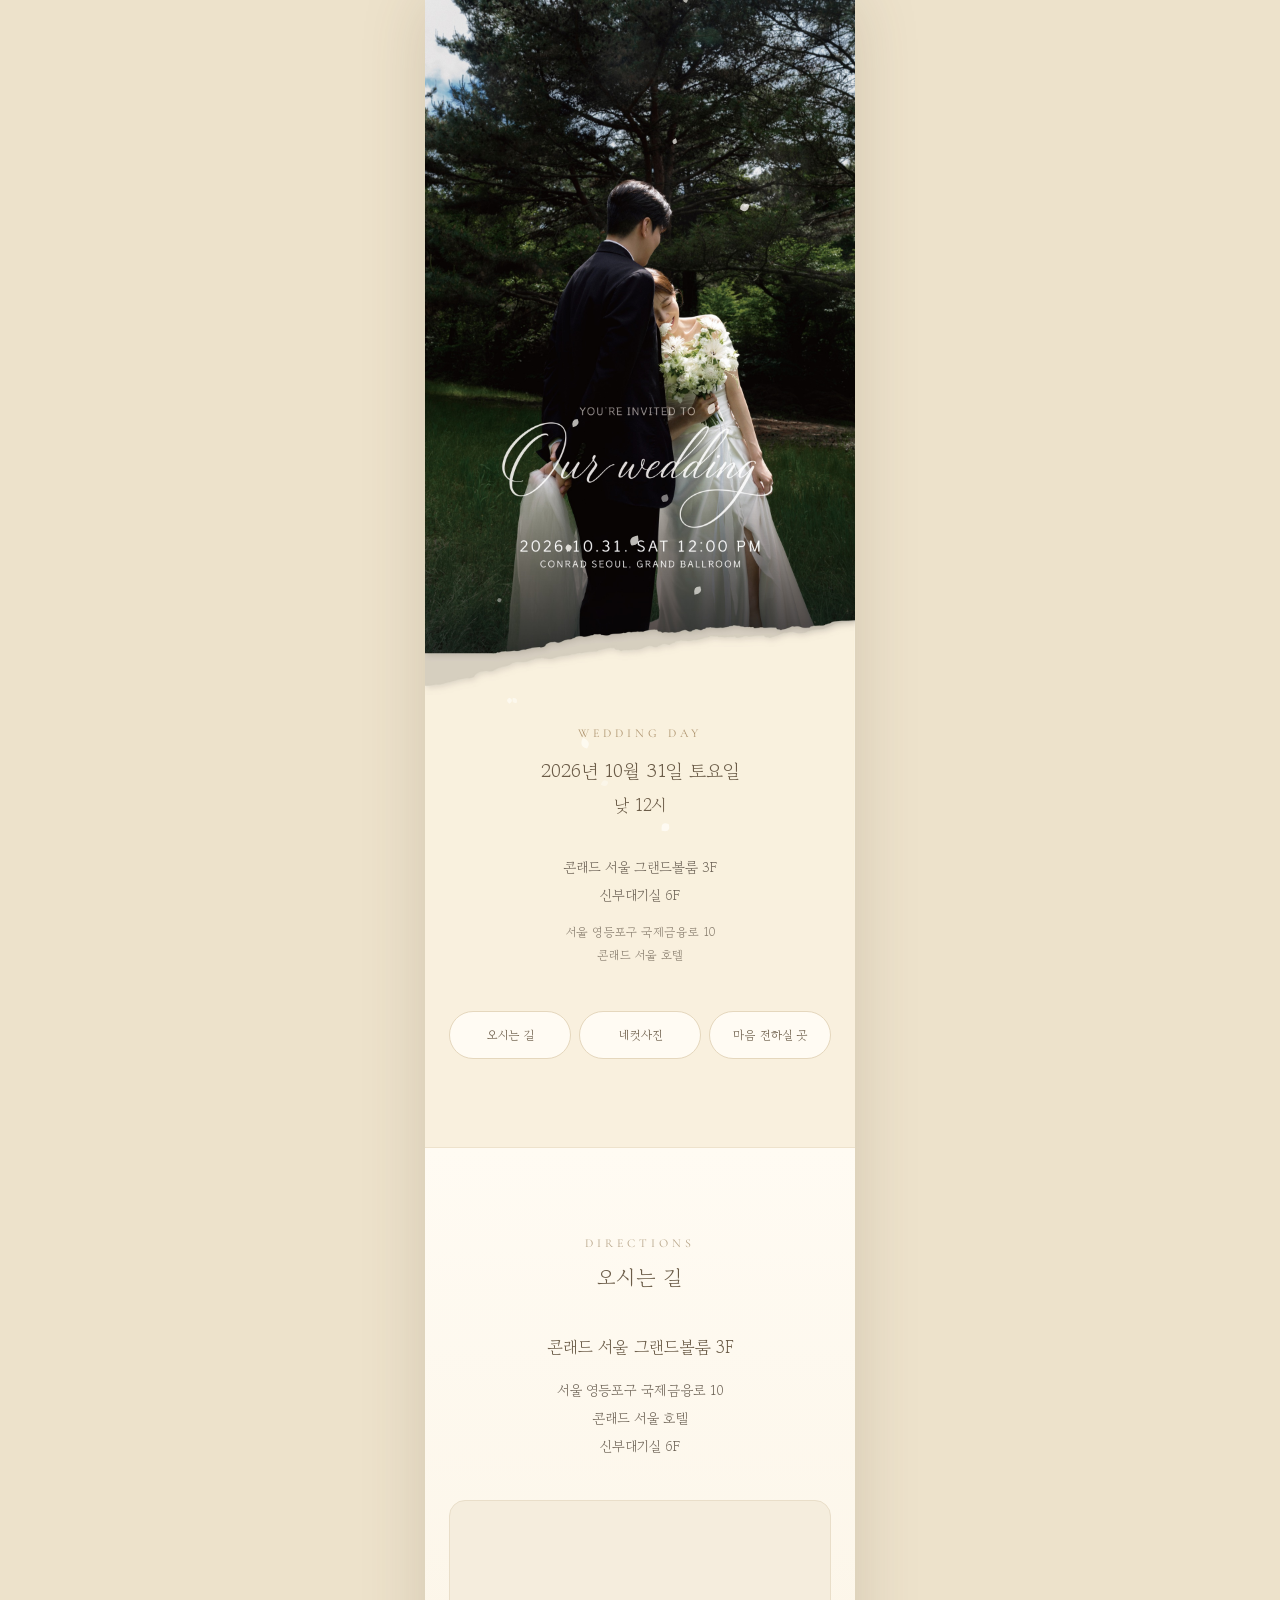
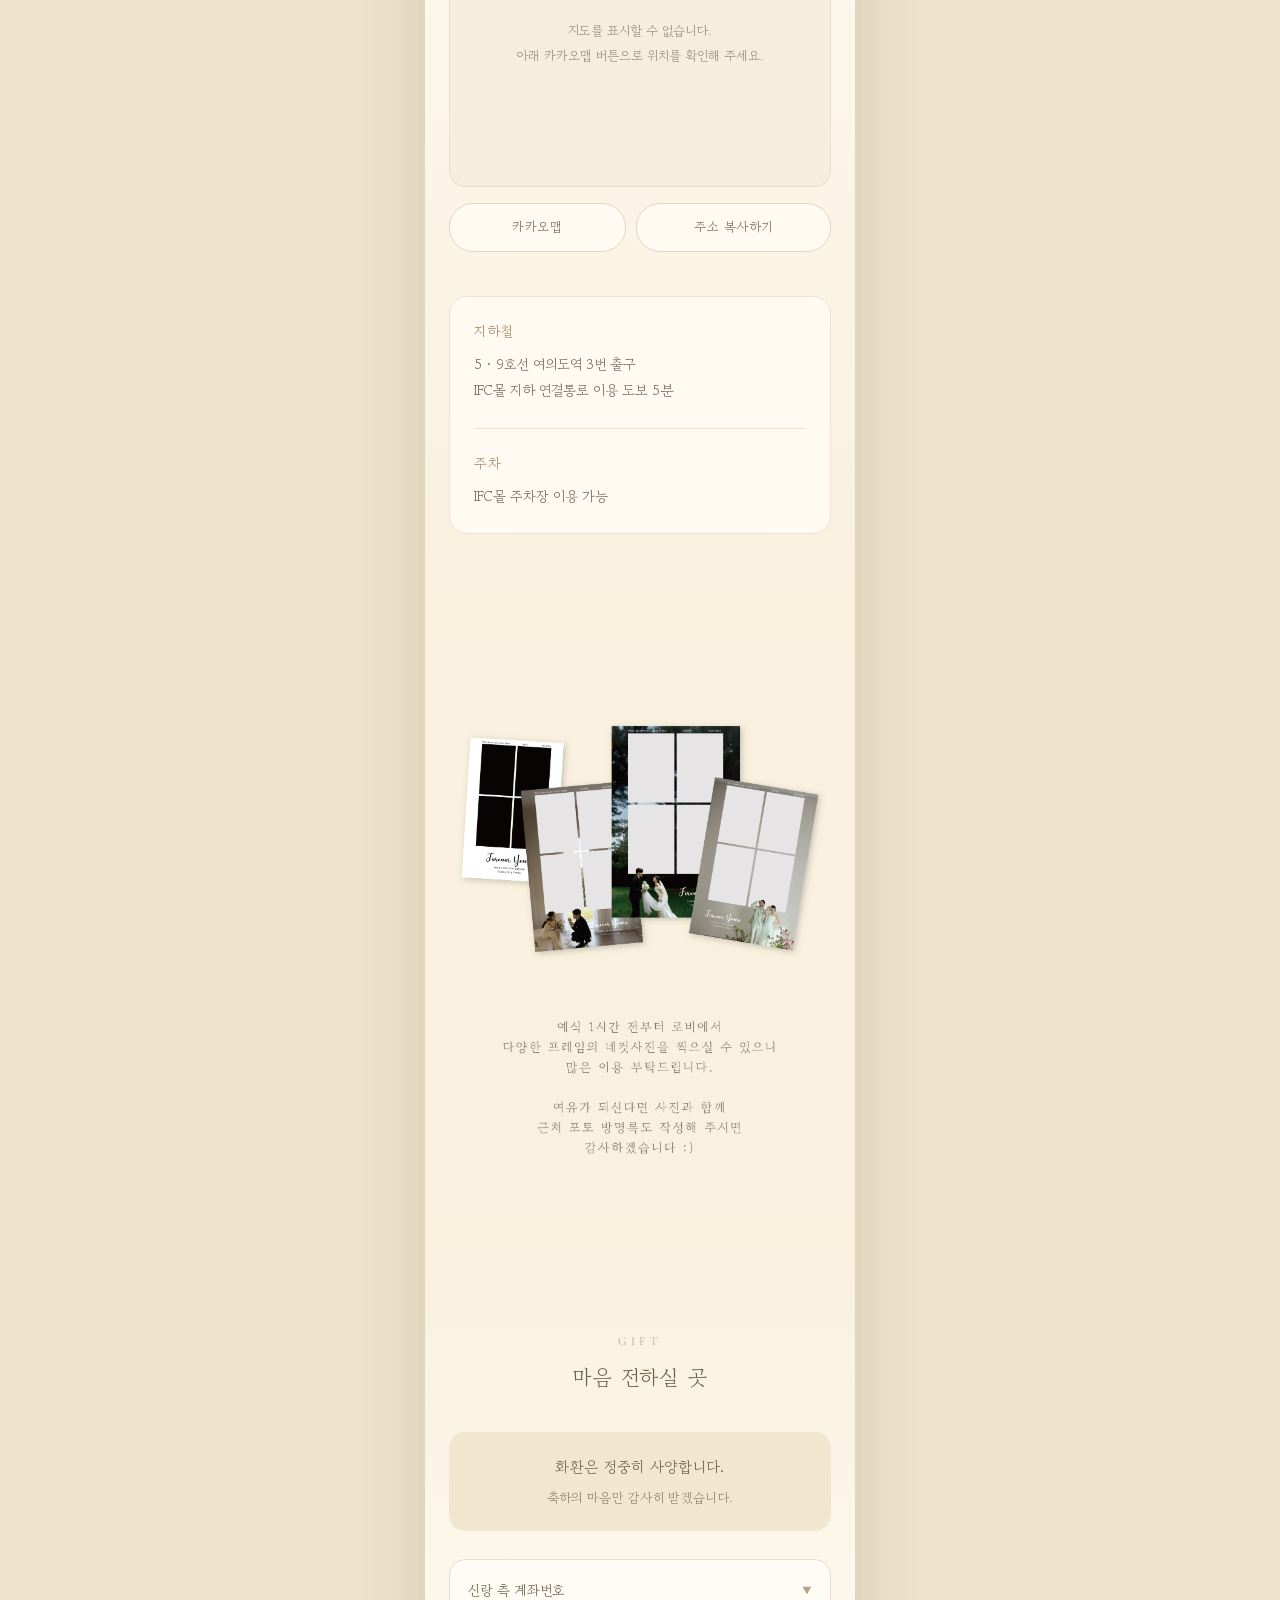
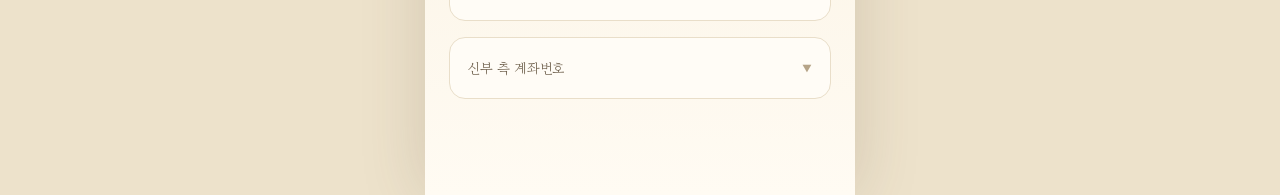
<file: day.html>
<!DOCTYPE html>
<html lang="ko">
<head>
<meta charset="UTF-8">
<meta name="viewport" content="width=device-width, initial-scale=1.0, viewport-fit=cover">
<title>수민 ♥ 주영 · 예식 당일 안내</title>

<!-- 카톡/SNS 공유 미리보기 (OG 태그) -->
<meta property="og:title" content="수민 ♥ 주영 · 예식 당일 안내">
<meta property="og:description" content="2026년 10월 31일 토요일 낮 12시 · 콘래드 서울">
<meta property="og:image" content="https://sumniy.github.io/mobile-wedding-invitation/images/cover.jpg">
<meta property="og:url" content="https://sumniy.github.io/mobile-wedding-invitation/day.html">
<meta property="og:type" content="website">

<link rel="preconnect" href="https://fonts.googleapis.com">
<link rel="preconnect" href="https://fonts.gstatic.com" crossorigin>
<link href="https://fonts.googleapis.com/css2?family=Gowun+Batang:wght@400;700&family=Cormorant+Garamond:ital,wght@0,300;0,400;1,300;1,400&family=Noto+Sans+KR:wght@300;400;500&display=swap" rel="stylesheet">

<style>
/* ============================================================
   웜 샌드 · 미니멀 세리프 톤 (디자인 시안 기준)
   ============================================================ */
:root {
  /* 배경 크림톤 — 첨부 이미지(#F9F0DE)와 동일 계열 */
  --page-bg: #EDE2CB;
  --bg: #F9F0DE;
  --bg-soft: #FDF7EA;
  --bg-deep: #F1E6CE;
  --text: #4A4139;
  --heading: #6B5C48;
  --body: #71675A;
  --muted: #9B8E79;
  --muted-2: #8C8172;
  --gold: #B6A488;
  --primary: #8C7C64;
  --primary-hover: #7A6C58;
  --on-primary: #FBF8F2;
  --btn-border: #E0D6C4;
  --input-border: #E4DACA;
  --box-border: #EAE1D1;
  --line: #E2D8C7;
  --line-soft: #EFE7D9;
  --divider: #DCD1BE;
  --sun: #C08A7A;
  --batang: 'Gowun Batang', serif;
  --latin: 'Cormorant Garamond', serif;
  --sans: 'Noto Sans KR', 'Apple SD Gothic Neo', sans-serif;
}
* { box-sizing: border-box; margin: 0; padding: 0; -webkit-tap-highlight-color: transparent; }
html { scroll-behavior: smooth; }
body {
  font-family: var(--batang);
  font-weight: 400;
  color: var(--text);
  background: var(--page-bg);
  -webkit-font-smoothing: antialiased;
  touch-action: manipulation; /* 더블탭 확대 방지 (탭 반응도 빨라짐) */
}
.wrap {
  max-width: 430px;
  margin: 0 auto;
  background: var(--bg);
  box-shadow: 0 0 60px rgba(90,74,54,.18);
  overflow-x: hidden;
}
.serif { font-family: var(--batang); }

/* 정보성 섹션 */
section { padding: 66px 30px; }
.sec-label {
  text-align: center; font-family: var(--latin);
  font-size: 12px; font-weight: 400; letter-spacing: .34em;
  color: var(--gold); text-transform: uppercase;
}
.sec-title {
  text-align: center; font-family: var(--batang);
  font-size: 18px; font-weight: 400; letter-spacing: .04em;
  color: var(--heading); margin: 14px 0 26px;
}

/* 이야기 흐름 구간 — 제목 없이 이어지는 부분 */
.story { padding: 0 30px; }
.story .block { padding: 52px 0; }
.divider { width: 44px; height: 1px; margin: 0 auto; background: var(--divider); }
.caption {
  text-align: center; font-size: 18px; color: var(--heading);
  letter-spacing: .04em; margin: 14px 0 26px;
}

/* 스크롤 페이드인 —
   기본은 '보이는 상태'로 두고, 화면 밖 요소만 JS가 .armed 로 숨긴다.
   이렇게 해야 스크립트 실행 전 첫 페인트에서 깜빡임(빈 화면 → 툭 등장)이 없다. */
.fade { transition: opacity .8s ease, transform .8s ease; }
/* 숨길 때는 전환 없이 즉시(안 그러면 1 → 0 으로 사라지는 게 보임), 나타날 때만 페이드 */
.fade.armed:not(.show) { opacity: 0; transform: translateY(14px); transition: none; }

/* 이미지 플레이스홀더 — 실제 사진으로 교체 시 <img>로 바꾸면 됨 */
.ph {
  background: repeating-linear-gradient(135deg, #F3EAD6 0 10px, #EDE1C7 10px 20px);
  border: 1px solid var(--line);
  display: flex; align-items: center; justify-content: center;
  color: var(--muted); font-family: ui-monospace, monospace;
  font-size: 11px; letter-spacing: .06em; width: 100%;
}

/* 공용 버튼 */
.btn {
  font-family: var(--batang); cursor: pointer; letter-spacing: .04em;
  border: 1px solid var(--btn-border); background: var(--bg-soft); color: #7A6C58;
  font-size: 12.5px; padding: 12px 0;
}
.btn:hover { background: #F1EADD; }
.btn-primary {
  font-family: var(--batang); cursor: pointer; letter-spacing: .08em;
  border: 0; background: var(--primary); color: var(--on-primary);
  font-size: 14px; padding: 15px 0;
}
.btn-primary:hover { background: var(--primary-hover); }

/* ── 커버 (표지 이미지) ─────────────── */
/* 첫 화면에는 표지만 보이도록 뷰포트 높이에 맞춤.
   이미지는 상단 고정·원본 비율 유지, 남는 아래 공간은 동일한 크림 배경이 채움 */
.cover {
  position: relative;
  padding: 0; font-size: 0; overflow: hidden;
  height: 100vh; height: 100svh;
  background: var(--bg);
}
.cover .cover-img { width: 100%; height: auto; }
/* 표지 전용 꽃잎 흩날림 캔버스 */
#petal-canvas {
  position: absolute; inset: 0;
  width: 100%; height: 100%;
  pointer-events: none;
}

/* ── Save the Date ─────────────────── */
/* 커버(100svh) 하단의 빈 크림 영역까지 끌어올려 찢김 라인 바로 아래에 배치.
   1.53 ≈ 표지 이미지에서 찢김 하단의 세로 위치(폭 대비 비율).
   position+z-index: 커버(positioned)와 겹치므로 위에 그려지도록 */
.std {
  position: relative; z-index: 1;
  text-align: center;
  margin-top: min(0px, calc(1.53 * min(100vw, 430px) + 2px - 100vh));
  margin-top: min(0px, calc(1.53 * min(100vw, 430px) + 2px - 100svh));
}
.std .std-date { margin: 14px 0 4px; font-size: 18px; color: var(--heading); }
.std .std-time { font-size: 13px; color: var(--muted); }
.std .std-detail { margin-top: 22px; font-size: 13.5px; line-height: 2; color: var(--muted-2); }

/* ── 초대 인사말 ─────────────────────── */
.invite { text-align: center; }
.invite-title {
  text-align: center; font-family: var(--batang);
  font-size: 19px; font-weight: 400; letter-spacing: .04em;
  color: var(--heading); margin: 16px 0 30px;
}
.invite-msg { font-size: 14.5px; line-height: 2.25; color: var(--body); text-wrap: pretty; }
/* 초대글과 부모님 편지 사이 신랑·신부 소개 사진 (찢긴 가장자리가 이미지에 포함, 풀블리드) */
.invite-photo { display: block; width: calc(100% + 60px); margin: 44px -30px 0; height: auto; }
/* 본문 폭보다 15% 크게 (양쪽 여백으로 살짝 확장, wrap 밖으로는 안 나감) */
.parents-img { display: block; width: 115%; max-width: none; margin-left: -7.5%; height: auto; }
.invite-photo + .parents-img { margin-top: 44px; }
.parents-img + .parents-img { margin-top: 24px; }

/* ── 신랑 & 신부 소개 ─────────────────
   디자인 시안 이미지 한 장(찢긴 종이 밴드·프로필 사진·이름·태그 포함)을
   풀블리드로 사용. 이미지 배경이 --bg(#F9F0DE)와 동일해 경계 없이 이어짐 */
.profile-band { display: block; width: calc(100% + 60px); margin: 46px -30px 40px; height: auto; }

/* ── 갤러리 ────────────────────────── */
.gallery-block { text-align: center; }
.gallery-grid { display: grid; grid-template-columns: repeat(3, 1fr); gap: 6px; }
.gallery-grid .ph { aspect-ratio: 1; cursor: pointer; font-size: 10px; }
.gallery-grid img {
  display: block; width: 100%; aspect-ratio: 1;
  object-fit: cover; cursor: pointer;
  object-position: center 22%; /* 세로 사진에서 얼굴이 있는 상단 위주로 크롭 */
}
.gallery-grid .hidden-item { display: none; }
.gallery-grid.expanded .hidden-item { display: block; }
.more-btn {
  margin-top: 18px; padding: 11px 26px;
  font-family: var(--batang); font-size: 12.5px; letter-spacing: .1em; color: #8C7C64;
  background: transparent; border: 1px solid var(--btn-border); cursor: pointer;
}
.more-btn:hover { background: #F1EADD; }

/* 라이트박스 */
#lightbox {
  display: none; position: fixed; inset: 0; z-index: 100;
  background: rgba(60,50,38,.94);
  align-items: center; justify-content: center;
  touch-action: none; /* 스와이프 중 배경 페이지 스크롤 방지 */
}
#lightbox.open { display: flex; }
#lightbox img { width: 100%; height: auto; max-height: 90vh; object-fit: contain; }
#lightbox .lb-close {
  position: absolute; top: 20px; right: 24px;
  color: #F6F1E8; font-size: 26px; background: none; border: none; cursor: pointer;
}
#lightbox .lb-nav {
  position: absolute; top: 50%; transform: translateY(-50%);
  background: none; border: none; cursor: pointer;
  color: #F6F1E8; font-size: 36px; line-height: 1;
  padding: 18px 12px; opacity: .85;
}
#lightbox .lb-prev { left: 2px; }
#lightbox .lb-next { right: 2px; }
#lightbox .lb-counter {
  position: absolute; bottom: 30px; left: 50%; transform: translateX(-50%);
  color: #F6F1E8; font-family: var(--latin); font-size: 14px; letter-spacing: .18em;
}

/* ── 캘린더 / D-day ────────────────── */
.calendar { text-align: center; }
.calendar .cal-date { margin: 14px 0 4px; font-size: 18px; color: var(--heading); }
.calendar .cal-time { font-size: 13px; color: var(--muted); }
.cal-box {
  margin-top: 28px; padding: 22px 14px;
  border: 1px solid var(--box-border); background: var(--bg-soft);
}
.cal-box table {
  width: 100%; border-collapse: collapse; table-layout: fixed; text-align: center;
}
.cal-box th {
  font-family: var(--latin); font-size: 11px; font-weight: 400;
  letter-spacing: .14em; color: var(--gold); padding-bottom: 12px;
  border-bottom: 1px solid var(--line-soft);
}
.cal-box td { font-size: 13px; height: 38px; vertical-align: middle; color: var(--heading); }
.cal-box td.sun { color: var(--sun); }
.cal-box tr:first-child td { padding-top: 10px; }
.cal-box td.dday span {
  display: inline-flex; align-items: center; justify-content: center;
  width: 30px; height: 30px; border-radius: 50%;
  background: var(--primary); color: var(--on-primary);
}
.countdown { display: flex; justify-content: center; gap: 36px; margin-top: 34px; }
.countdown .unit { text-align: center; }
.countdown .num { font-family: var(--latin); font-size: 34px; font-weight: 400; color: var(--heading); }
.countdown .lab {
  font-family: var(--latin); font-size: 11px; letter-spacing: .2em;
  color: var(--gold); margin-top: 6px;
}
.dday-msg { text-align: center; font-size: 13px; color: #7A6C58; letter-spacing: .02em; margin-top: 26px; }
.dday-msg b { color: var(--primary); font-weight: 700; }

/* ── 오시는 길 ─────────────────────── */
.location { text-align: center; }
.location .venue-name { margin: 14px 0 6px; font-size: 18px; color: var(--heading); }
.location .venue-addr { font-size: 13.5px; color: var(--muted); line-height: 1.8; }
#map {
  margin-top: 20px; width: 100%; aspect-ratio: 4/3;
  border: 1px solid #E7DECE; overflow: hidden;
  background: repeating-linear-gradient(135deg, #F3EAD6 0 10px, #EDE1C7 10px 20px);
}
.map-fallback {
  width: 100%; height: 100%;
  display: flex; align-items: center; justify-content: center;
  font-family: ui-monospace, monospace; font-size: 11px; color: var(--muted);
}
.map-links { display: flex; gap: 8px; margin-top: 12px; }
.map-links a { flex: 1; text-decoration: none; }
.map-links > button { flex: 1; }
.map-links .btn { width: 100%; display: block; background: var(--bg); }
.transport { margin-top: 28px; text-align: left; display: flex; flex-direction: column; gap: 20px; }
.transport .t-item h4 { font-size: 13.5px; font-weight: 700; color: var(--heading); letter-spacing: .06em; }
.transport .t-item p { margin-top: 7px; font-size: 13px; line-height: 1.9; color: #84796A; }

/* ── 참석 여부 (버튼 → 모달) ──────────── */
.attend { text-align: center; }
.attend .msg { font-size: 15px; line-height: 2.1; color: var(--body); margin: 16px 0 30px; }
.attend .msg .sub { font-size: 13px; color: var(--muted-2); }
.attend-open-btn { width: 100%; }

/* 참석 여부 모달 (바텀 시트) */
#attend-modal {
  display: none; position: fixed; inset: 0; z-index: 150;
  justify-content: center;
}
#attend-modal.open { display: flex; }
#attend-modal .veil {
  position: absolute; inset: 0; background: rgba(60,50,38,.42);
  animation: veil .25s ease both;
}
@keyframes veil { from { opacity: 0; } to { opacity: 1; } }
.modal-sheet {
  position: absolute; bottom: 0; width: 100%; max-width: 430px;
  max-height: 92vh; overflow-y: auto;
  background: var(--bg-soft);
  padding: 30px 26px calc(26px + env(safe-area-inset-bottom));
  animation: sheetUp .34s cubic-bezier(.22,.9,.3,1) both;
}
@keyframes sheetUp { from { transform: translateY(100%); } to { transform: none; } }
.sheet-handle { width: 38px; height: 3px; background: var(--line); margin: 0 auto 22px; }
.modal-head { position: relative; text-align: center; }
.modal-head .rsvp-label {
  font-family: var(--latin); font-size: 12px; letter-spacing: .34em; color: var(--gold);
}
.modal-head h3 {
  margin: 12px 0 8px; font-family: var(--batang);
  font-size: 18px; font-weight: 400; color: var(--heading);
}
.modal-close {
  position: absolute; top: -6px; right: -6px;
  background: none; border: none; font-size: 20px; color: var(--muted); cursor: pointer; padding: 6px;
}
.modal-sub { font-size: 12.5px; color: var(--muted-2); line-height: 1.95; text-align: center; margin-bottom: 26px; }

.field { margin-bottom: 18px; }
.field > label, .field > .f-label {
  display: block; font-size: 12.5px; color: #8C7C64;
  letter-spacing: .06em; margin-bottom: 8px;
}
input[type="text"], input[type="number"] {
  width: 100%; padding: 13px 14px; font-size: 14px;
  border: 1px solid var(--input-border); background: #FFFDF8;
  color: var(--text); outline: none; font-family: var(--batang); border-radius: 0;
}
input:focus { border-color: var(--primary); }
.options { display: flex; gap: 8px; }
.options input[type="radio"] { display: none; }
.options label {
  flex: 1; text-align: center; padding: 14px 0; font-size: 13px;
  border: 1px solid var(--input-border); background: #FFFDF8; color: #8C7C64;
  cursor: pointer; transition: all .15s;
}
.options input[type="radio"]:checked + label {
  border-color: var(--primary); background: var(--primary); color: var(--on-primary);
}
.stepper { display: flex; align-items: center; border: 1px solid var(--input-border); background: #FFFDF8; }
.stepper button {
  width: 42px; height: 46px; border: 0; background: transparent;
  color: #8C7C64; font-size: 17px; cursor: pointer;
}
.stepper input {
  flex: 1; text-align: center; border: 0; background: transparent; padding: 0;
  -moz-appearance: textfield; appearance: textfield;
}
.stepper input::-webkit-outer-spin-button, .stepper input::-webkit-inner-spin-button {
  -webkit-appearance: none; margin: 0;
}
#rsvp-submit { width: 100%; margin-top: 8px; }
#rsvp-submit:disabled { opacity: .7; }
.spinner {
  display: inline-block; width: 14px; height: 14px;
  border: 2px solid rgba(251,248,242,.35); border-top-color: #FBF8F2;
  border-radius: 50%; vertical-align: -2px; margin-right: 8px;
  animation: spin .7s linear infinite;
}
@keyframes spin { to { transform: rotate(360deg); } }
.rsvp-privacy { margin-top: 14px; text-align: center; font-size: 11px; color: #B0A491; }
#rsvp-done { display: none; text-align: center; padding: 24px 0 10px; }
#rsvp-done .thanks { font-family: var(--latin); font-size: 28px; font-style: italic; color: #8C7C64; }
#rsvp-done p { margin-top: 14px; font-size: 14px; line-height: 2; color: var(--body); }
#rsvp-done .btn-primary { width: 100%; margin-top: 26px; }

/* ── 마음 전하실 곳 ────────────────── */
.accounts { text-align: center; }
/* 화환 사양 안내 — 놓치면 안 되는 정보라 배경 톤을 달리해 눈에 띄게 한다.
   계좌 아코디언(밝은 --bg-soft + 테두리)과 헷갈려 탭하지 않도록,
   푸터와 같은 --bg-deep 에 테두리 없는 형태로 둔다. */
.gift-note {
  margin: 0; padding: 20px 22px;
  background: var(--bg-deep); letter-spacing: .02em;
}
.gift-note .lead { display: block; font-size: 15px; line-height: 1.7; color: var(--heading); }
.gift-note .sub  { display: block; margin-top: 7px; font-size: 13px; line-height: 1.7; color: var(--muted-2); }
.acc-list { margin-top: 22px; display: flex; flex-direction: column; gap: 10px; }
.acc-group { border: 1px solid var(--box-border); background: var(--bg-soft); }
.accounts summary {
  padding: 15px 18px; font-size: 13.5px; color: var(--heading); cursor: pointer; list-style: none;
  display: flex; justify-content: space-between; align-items: center;
}
.accounts summary::-webkit-details-marker { display: none; }
.accounts summary::after { content: '▼'; color: var(--gold); font-size: 11px; }
.accounts details[open] summary::after { content: '▲'; }
.acc-rows { padding: 0 18px 16px; display: flex; flex-direction: column; gap: 12px; }
.acc-row {
  display: flex; justify-content: space-between; align-items: center; gap: 10px;
  border-top: 1px solid #F0E9DB; padding-top: 12px;
}
.acc-row .info { text-align: left; }
.acc-row .info .who { font-size: 11.5px; color: #A2957F; letter-spacing: .04em; }
.acc-row .info .num { margin-top: 3px; font-size: 13px; color: var(--heading); }
/* 계좌번호 대신 안내 문구가 오는 행 — 번호와 헷갈리지 않게 톤을 낮춤 */
.acc-row .info .num.note { font-size: 12.5px; color: var(--muted-2); }
.acc-row button {
  flex: none; padding: 7px 12px; font-size: 11.5px; color: #8C7C64; font-family: var(--batang);
  background: var(--bg); border: 1px solid var(--btn-border); cursor: pointer;
}

/* ── 네컷 사진 안내 ────────────────── */
.photo-booth { padding: 0; }
.photo-booth img { display: block; width: 100%; height: auto; }

/* ── 푸터 ─────────────────────────── */
footer { padding: 52px 30px 72px; text-align: center; background: var(--bg-deep); }
footer .thanks-script { font-family: var(--latin); font-size: 26px; font-style: italic; color: #8C7C64; }
footer .thanks-msg { margin-top: 12px; font-size: 13px; line-height: 2; color: var(--muted-2); }
.share-btns { margin-top: 26px; display: flex; flex-direction: column; gap: 8px; }
.share-btns button {
  padding: 14px 0; font-family: var(--batang); font-size: 13px; letter-spacing: .04em;
  cursor: pointer;
}
.share-btns .link-share { border: 1px solid var(--divider); background: var(--bg-soft); color: #7A6C58; }
footer .foot-sign {
  margin-top: 34px; font-family: var(--latin); font-size: 11px;
  letter-spacing: .2em; color: var(--gold);
}

/* 토스트 */
#toast {
  position: fixed; bottom: 40px; left: 50%; transform: translateX(-50%) translateY(14px);
  background: rgba(74,65,57,.92); color: #F6F1E8;
  font-size: 12.5px; letter-spacing: .04em;
  padding: 11px 20px;
  opacity: 0; transition: all .25s; pointer-events: none; z-index: 200;
}
#toast.on { opacity: 1; transform: translateX(-50%); }

/* 당일 안내: 기존 표지와 이어지는 밝은 크림 톤 */
.cover {
  height: 100vh;
  height: 100svh;
  aspect-ratio: auto;
}
.cover .cover-img { display: block; }
.day-nav { display: flex; gap: 8px; margin-top: 28px; }
.day-nav a { flex: 1; padding: 12px 4px; border-radius: 24px; text-decoration: none; font-size: 11.5px; color: var(--heading); border: 1px solid #E5D7BD; background: #FFFBF3; transition: background .2s; }
.day-nav a:hover { background: #F1E6CE; }
.std { padding: 66px 24px 88px; }
main { position: relative; z-index: 1; }
.std .sec-label { color: #AF9570; }
.day-location { padding: 42px 26px 36px; background: linear-gradient(180deg, #FFFBF3, var(--bg)); border-top: 1px solid #EEE2CC; }
.day-location .sec-title { font-size: 21px; margin: 12px 0 24px; }
.day-location .venue-name { font-size: 16px; }
.day-location .venue-addr { margin-top: 10px; font-size: 12.5px; }
#map { border-radius: 16px; background: #F5EDDD; border: 1px solid #E9DEC9; }
.map-links .btn { border-radius: 24px; background: #FFFBF3; }
.transport { padding: 24px; border: 1px solid #EEE3CF; border-radius: 18px; background: #FFFBF3; }
.transport .t-item + .t-item { border-top: 1px solid #EEE3CF; padding-top: 18px; }
.transport .t-item h4 { color: #A08662; font-weight: 400; }
.day-photo { scroll-margin-top: 12px; }
#gift, #directions { scroll-margin-top: 20px; }
.accounts { padding: 44px 26px 64px; background: linear-gradient(180deg, var(--bg), #FFFBF3); }
.accounts .sec-title { font-size: 21px; }
.acc-list { gap: 12px; }
.acc-group { border-radius: 16px; background: #FFFCF6; border-color: #E9DEC9; overflow: hidden; }
.accounts summary { padding: 18px 20px; }
.map-fallback { padding: 24px; font-family: var(--batang); font-size: 13px; line-height: 1.9; text-align: center; }
/* 모바일 읽기 흐름과 터치 영역 */
.wrap { width: 100%; }
.std { padding: 66px 24px 88px; }
.std .std-date { font-size: 19px; line-height: 1.8; }
.std .std-time { margin-top: 4px; font-size: 17px; color: var(--heading); }
.std .std-detail { margin-top: 36px; font-size: 14px; line-height: 2; color: var(--body); }
.day-address { display: block; margin-top: 12px; font-size: 12px; line-height: 1.9; color: var(--muted-2); }
.day-nav { gap: 8px; margin-top: 44px; }
.day-nav a { display: flex; align-items: center; justify-content: center; min-height: 48px; min-width: 0; padding: 10px 4px; font-size: 12px; line-height: 1.5; }
.day-location { padding: 88px 24px 80px; }
.day-location .sec-title { margin-bottom: 40px; }
.day-location .venue-name { font-size: 17px; line-height: 1.8; }
.day-location .venue-addr { margin-top: 14px; font-size: 14px; line-height: 2; color: var(--body); }
#map { margin-top: 40px; }
.map-links { gap: 10px; margin-top: 16px; }
.map-links > * { min-width: 0; }
.map-links .btn { min-height: 48px; padding: 13px 8px; font-size: 13px; line-height: 1.6; }
.transport { margin-top: 44px; padding: 24px; gap: 24px; }
.transport .t-item h4 { font-size: 14px; }
.transport .t-item p { margin-top: 10px; font-size: 14px; line-height: 1.9; color: var(--body); }
.transport .t-item + .t-item { padding-top: 24px; }
.day-photo { padding: 40px 0 32px; }
.accounts { padding: 88px 24px max(96px, env(safe-area-inset-bottom)); }
.accounts .sec-title { margin-bottom: 40px; }
.gift-note { padding: 22px 16px; border-radius: 16px; }
.acc-list { margin-top: 28px; gap: 16px; }
.accounts summary { min-height: 60px; padding: 18px; font-size: 14px; }
.acc-row .info { min-width: 0; }
.acc-row .info .num { overflow-wrap: anywhere; line-height: 1.7; }
.acc-row .info .who { line-height: 1.8; }
.acc-row button { min-height: 44px; padding: 10px 12px; border-radius: 12px; }
@media (max-width: 359px) {
  .std, .day-location, .accounts { padding-left: 20px; padding-right: 20px; }
  .day-nav { gap: 6px; }
  .day-nav a { font-size: 11px; }
  .std .std-date { font-size: 17px; }
  .transport { padding: 20px; }
  .acc-rows { padding-left: 14px; padding-right: 14px; }
}
@media (prefers-reduced-motion: reduce) { html { scroll-behavior: auto; } }
</style>
</head>
<body>
<div class="wrap">
  <section class="cover">
    <img class="cover-img" src="images/cover.jpg" alt="YOU'RE INVITED TO Our wedding — 2026.10.31 SAT 12:00 PM · CONRAD SEOUL, GRAND BALLROOM">
    <canvas id="petal-canvas" aria-hidden="true"></canvas>
  </section>

  <section class="std">
    <div class="day-summary fade" data-reveal="scroll">
      <p class="sec-label">Wedding Day</p>
      <p class="std-date">2026년 10월 31일 토요일</p>
      <p class="std-time">낮 12시</p>
      <div class="std-detail">
        콘래드 서울 그랜드볼룸 3F<br>
        신부대기실 6F<br>
        <span class="day-address">서울 영등포구 국제금융로 10<br>콘래드 서울 호텔</span>
      </div>
    <nav class="day-nav" aria-label="당일 안내 바로가기">
      <a href="#directions">오시는 길</a>
      <a href="#photo-booth">네컷사진</a>
      <a href="#gift">마음 전하실 곳</a>
    </nav>
    </div>
  </section>

<main>
  <section class="location day-location" id="directions">
    <div class="">
      <p class="sec-label">Directions</p>
      <h2 class="sec-title">오시는 길</h2>
      <p class="venue-name">콘래드 서울 그랜드볼룸 3F</p>
      <p class="venue-addr">서울 영등포구 국제금융로 10<br>콘래드 서울 호텔<br>신부대기실 6F</p>
      <!-- 카카오맵 (JS 키 등록 시 실제 지도 표시) -->
      <div id="map"><div class="map-fallback">지도를 불러오는 중입니다.</div></div>
      <div class="map-links">
        <a href="javascript:void(0)" onclick="openKakaoMap()"><span class="btn">카카오맵</span></a>
        <button class="btn" onclick="copyText('서울 영등포구 국제금융로 10 콘래드 서울 호텔', '주소가 복사되었습니다')">주소 복사하기</button>
      </div>
      <div class="transport">
        <div class="t-item">
          <h4>지하철</h4>
          <p>5 · 9호선 여의도역 3번 출구<br>IFC몰 지하 연결통로 이용 도보 5분</p>
        </div>
        <div class="t-item">
          <h4>주차</h4>
          <p>IFC몰 주차장 이용 가능</p>
        </div>
      </div>
    </div>
  </section>
  <section class="photo-booth day-photo" id="photo-booth" aria-label="네컷 사진 및 방명록 안내">
    <img src="images/photo-booth-guide.jpeg" width="2839" height="3695" loading="lazy"
      alt="예식 1시간 전부터 로비에서 다양한 프레임의 네컷사진을 찍으실 수 있으니 많은 이용 부탁드립니다. 여유가 되신다면 사진과 함께 근처 포토 방명록도 작성해 주시면 감사하겠습니다 :)">
  </section>
  <section class="accounts" id="gift">
    <div class="">
      <p class="sec-label">Gift</p>
      <h2 class="sec-title">마음 전하실 곳</h2>

      <!-- 화환 사양 안내 — 축하 표현을 고민하는 지점에서 읽히도록 계좌 목록 '앞'에 둔다.
           거절로만 읽히지 않게 '마음은 받는다'는 문장을 함께 붙였다. -->
      <p class="gift-note">
        <span class="lead">화환은 정중히 사양합니다.</span>
        <span class="sub">축하의 마음만 감사히 받겠습니다.</span>
      </p>

      <div class="acc-list">
        <details class="acc-group">
          <summary>신랑 측 계좌번호</summary>
          <div class="acc-rows">
            <div class="acc-row">
              <div class="info"><div class="who">신랑 이수민</div><div class="num">카카오뱅크 3333-18-3472891</div></div>
              <button onclick="copyText('카카오뱅크 3333-18-3472891', '계좌번호가 복사되었습니다')">복사</button>
            </div>
            <div class="acc-row">
              <div class="info"><div class="who">아버지 이동주</div><div class="num">신한은행 110-056-263510</div></div>
              <button onclick="copyText('신한은행 110-056-263510', '계좌번호가 복사되었습니다')">복사</button>
            </div>
            <div class="acc-row">
              <div class="info"><div class="who">어머니 김순옥</div><div class="num">신한은행 110-056-573556</div></div>
              <button onclick="copyText('신한은행 110-056-573556', '계좌번호가 복사되었습니다')">복사</button>
            </div>
          </div>
        </details>

        <details class="acc-group">
          <summary>신부 측 계좌번호</summary>
          <div class="acc-rows">
            <div class="acc-row">
              <div class="info"><div class="who">신부 조주영</div><div class="num">우리은행 1002-565-543262</div></div>
              <button onclick="copyText('우리은행 1002-565-543262', '계좌번호가 복사되었습니다')">복사</button>
            </div>
            <!-- 혼주 계좌는 따로 두지 않고 신부 계좌로 모읍니다.
                 혼주 측 하객이 이름을 찾다가 보낼 곳이 없다고 오해하지 않도록 행은 남겨 둡니다. -->
            <div class="acc-row">
              <div class="info"><div class="who">아버지 조희승 · 어머니 조예은</div><div class="num note">신부 조주영 계좌로 함께 받습니다</div></div>
              <button onclick="copyText('우리은행 1002-565-543262', '신부 조주영 계좌번호가 복사되었습니다')">복사</button>
            </div>
          </div>
        </details>
      </div>
    </div>
  </section>
</main>
</div>
<div id="toast" role="status" aria-live="polite"></div>
<script>
/* ── 스크롤 페이드인 공통 엔진 ──
   모든 .fade 요소를 하나의 로직으로 처리한다.
   · 노출 조건(ready)
     - 기본: 요소가 뷰포트에 들어왔을 때
     - data-reveal="scroll": 스크롤을 60px 이상 내렸을 때 (커버에 겹친 Save the Date용)
   · 로드 시점에 이미 조건 충족 → 전환 없이 즉시 노출 (깜빡임 없음)
   · 미충족 요소만 .armed로 숨기고, 스크롤/리사이즈 시 조건 충족되면 페이드인 */
(function () {
  const els = [...document.querySelectorAll('.fade')];
  const ready = (el) => {
    if (el.dataset.reveal === 'scroll') return window.scrollY > 60;
    const r = el.getBoundingClientRect();
    return r.top < window.innerHeight * 0.95 && r.bottom > 0;
  };
  let pending = [];
  els.forEach(el => {
    if (ready(el)) el.classList.add('show');   // 즉시 노출 (armed가 없어 전환 안 걸림)
    else { el.classList.add('armed'); pending.push(el); }
  });
  if (!pending.length) return;
  let raf = null;
  const update = () => {
    raf = null;
    pending = pending.filter(el => {
      if (!ready(el)) return true;
      el.classList.add('show');                // armed 상태에서 show → 페이드인
      return false;
    });
    if (!pending.length) {
      window.removeEventListener('scroll', onScroll);
      window.removeEventListener('resize', onScroll);
    }
  };
  const onScroll = () => { if (!raf) raf = requestAnimationFrame(update); };
  window.addEventListener('scroll', onScroll, { passive: true });
  window.addEventListener('resize', onScroll, { passive: true });
})();



(function () {
  const canvas = document.getElementById('petal-canvas');
  if (!canvas || window.matchMedia('(prefers-reduced-motion: reduce)').matches) return;
  const ctx = canvas.getContext('2d');
  const DPR = Math.min(window.devicePixelRatio || 1, 2);
  let W = 0, H = 0, running = true;

  function resize() {
    W = canvas.clientWidth; H = canvas.clientHeight;
    canvas.width = W * DPR; canvas.height = H * DPR;
    ctx.setTransform(DPR, 0, 0, DPR, 0, 0);
  }
  window.addEventListener('resize', resize);
  resize();

  const COUNT = 16;
  const makePetal = (anywhere) => ({
    x: Math.random() * W,
    y: anywhere ? Math.random() * H : -16,
    size: 4.5 + Math.random() * 5,           // 꽃잎 크기
    speedY: 0.35 + Math.random() * 0.55,     // 낙하 속도
    swayAmp: 14 + Math.random() * 26,        // 좌우 흔들림 폭
    swayFreq: 0.6 + Math.random() * 0.9,
    phase: Math.random() * Math.PI * 2,
    rot: Math.random() * Math.PI * 2,
    rotSpeed: (Math.random() - 0.5) * 0.03,
    opacity: 0.4 + Math.random() * 0.4,
    squish: 0.45 + Math.random() * 0.3,      // 세로 눌림(꽃잎 비율)
    t: Math.random() * 100
  });
  const petals = Array.from({ length: COUNT }, () => makePetal(true));

  function drawPetal(p) {
    const sway = Math.sin(p.t * p.swayFreq + p.phase) * p.swayAmp;
    ctx.save();
    ctx.translate(p.x + sway, p.y);
    ctx.rotate(p.rot + Math.sin(p.t * 0.7 + p.phase) * 0.4);
    ctx.scale(1, p.squish);
    ctx.globalAlpha = p.opacity;
    ctx.fillStyle = '#FFFDF8';
    ctx.beginPath();                                            // 꽃잎(물방울) 모양
    ctx.moveTo(0, -p.size);
    ctx.quadraticCurveTo(p.size * 0.9, -p.size * 0.2, 0, p.size);
    ctx.quadraticCurveTo(-p.size * 0.9, -p.size * 0.2, 0, -p.size);
    ctx.fill();
    ctx.restore();
  }

  function frame() {
    if (!running) return;
    ctx.clearRect(0, 0, W, H);
    for (let i = 0; i < petals.length; i++) {
      const p = petals[i];
      p.t += 0.016;
      p.y += p.speedY;
      if (p.y > H + 16) petals[i] = makePetal(false);
      else drawPetal(p);
    }
    requestAnimationFrame(frame);
  }
  requestAnimationFrame(frame);

  // 커버가 화면 밖이면 정지 (배터리 절약)
  new IntersectionObserver((entries) => {
    entries.forEach(e => {
      const was = running;
      running = e.isIntersecting;
      if (running && !was) requestAnimationFrame(frame);
    });
  }).observe(canvas);
})();


const KAKAO_MAP_KEY = 'ae223e3db7123680a81d6949ffcb2792'; // Kakao JavaScript 키 (sumniy.github.io 도메인 등록 필요)
const VENUE = { name: '콘래드 서울', lat: 37.525425, lng: 126.926620, kakaoPlaceId: '18206183' };
function openKakaoMap() {
  const app = 'kakaomap://place?id=' + VENUE.kakaoPlaceId;
  const web = 'https://place.map.kakao.com/' + VENUE.kakaoPlaceId;
  if (/Android|iPhone|iPad|iPod/i.test(navigator.userAgent)) {
    location.href = app;
    // 앱이 안 열렸을 때만(화면이 그대로일 때만) 웹으로 폴백
    setTimeout(() => { if (!document.hidden) location.href = web; }, 1500);
  } else {
    window.open(web, '_blank');
  }
}

if (KAKAO_MAP_KEY) {
  const s = document.createElement('script');
  s.src = 'https://dapi.kakao.com/v2/maps/sdk.js?appkey=' + KAKAO_MAP_KEY + '&autoload=false';
  s.onerror = () => { document.getElementById('map').innerHTML = '<div class="map-fallback">지도를 표시할 수 없습니다.<br>아래 카카오맵 버튼으로 위치를 확인해 주세요.</div>'; };
  s.onload = () => kakao.maps.load(() => {
    const pos = new kakao.maps.LatLng(VENUE.lat, VENUE.lng);
    const map = new kakao.maps.Map(document.getElementById('map'), { center: pos, level: 4 });
    map.setDraggable(false);  // 드래그 고정
    map.setZoomable(false);   // 확대/축소 고정
    new kakao.maps.Marker({ map, position: pos });
  });
  document.head.appendChild(s);
} else {
  document.getElementById('map').innerHTML = '<div class="map-fallback">카카오맵 키 등록 후 지도가 표시됩니다</div>';
}



function copyText(text, msg) {
  navigator.clipboard.writeText(text).then(() => showToast(msg));
}
let toastTimer;
function showToast(msg) {
  const t = document.getElementById('toast');
  t.textContent = msg;
  t.classList.add('on');
  clearTimeout(toastTimer);
  toastTimer = setTimeout(() => t.classList.remove('on'), 2000);
}


</script>
</body>
</html>
</file>
